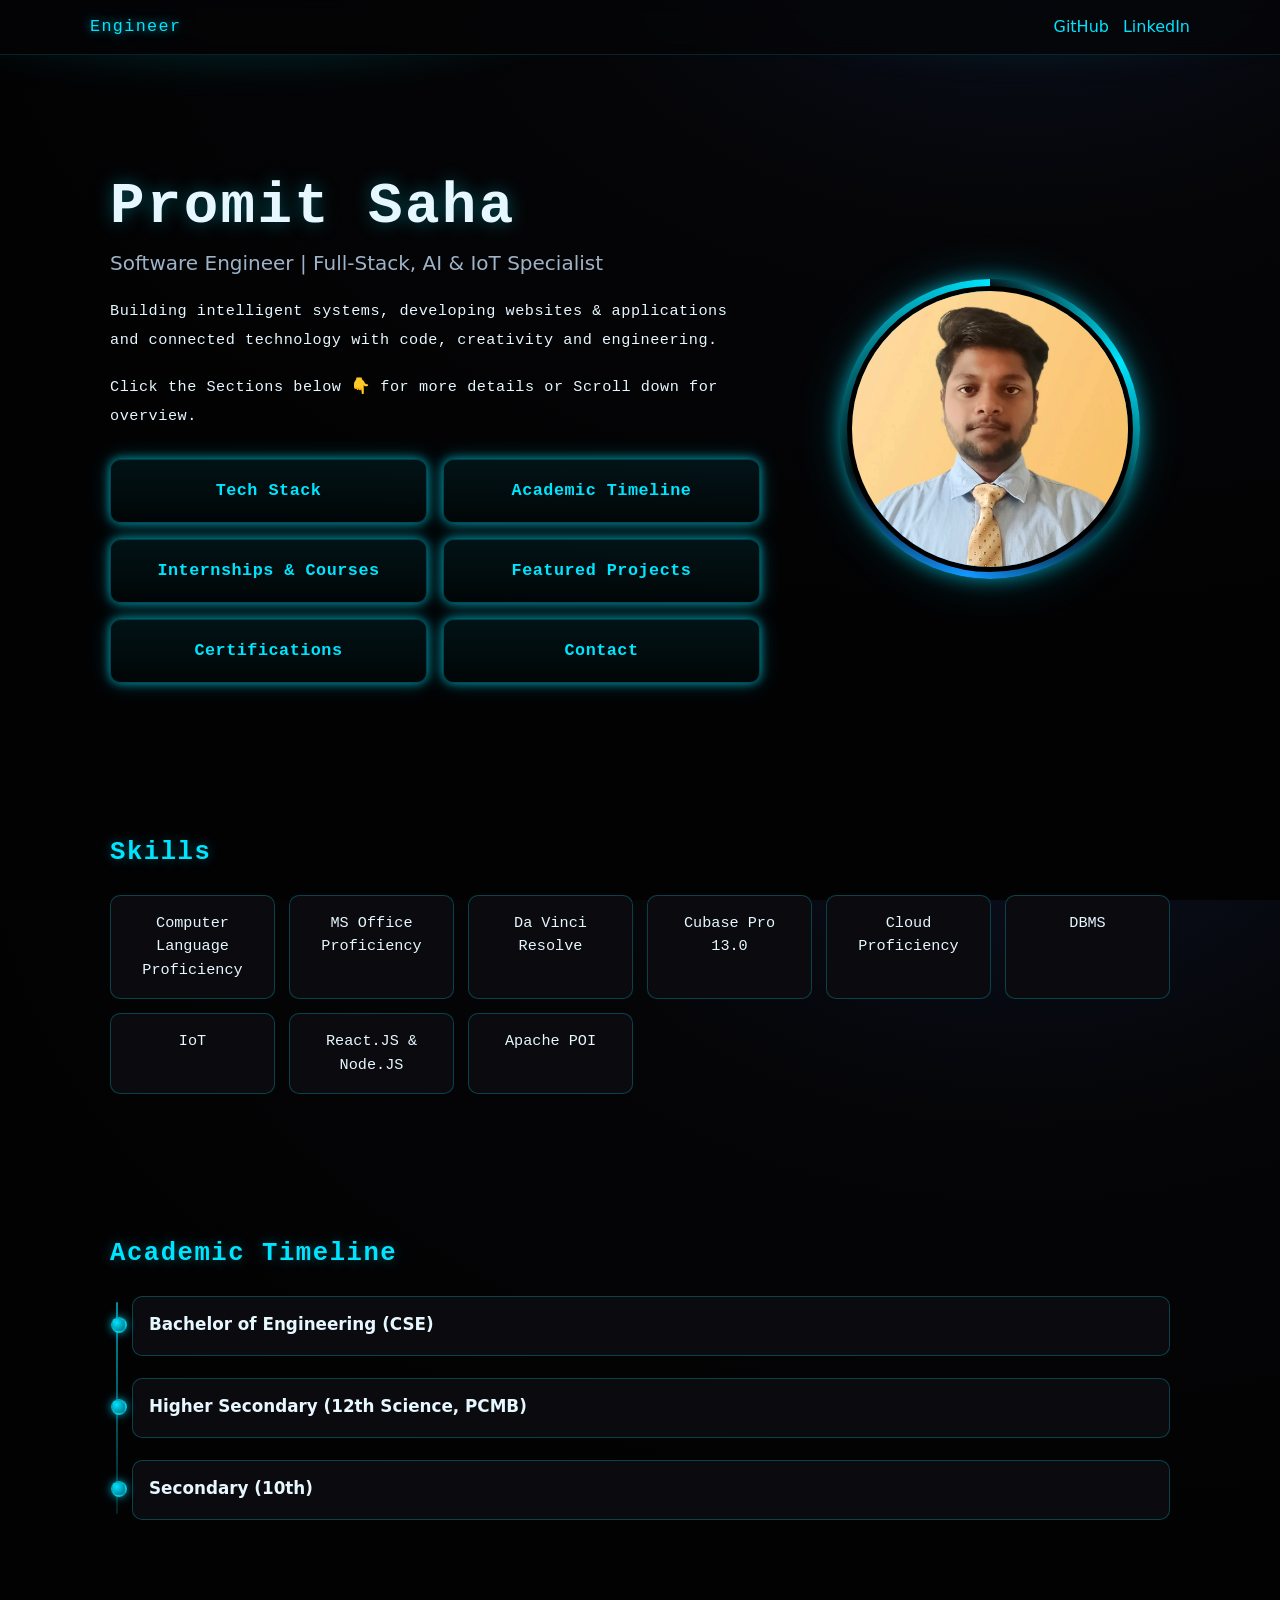
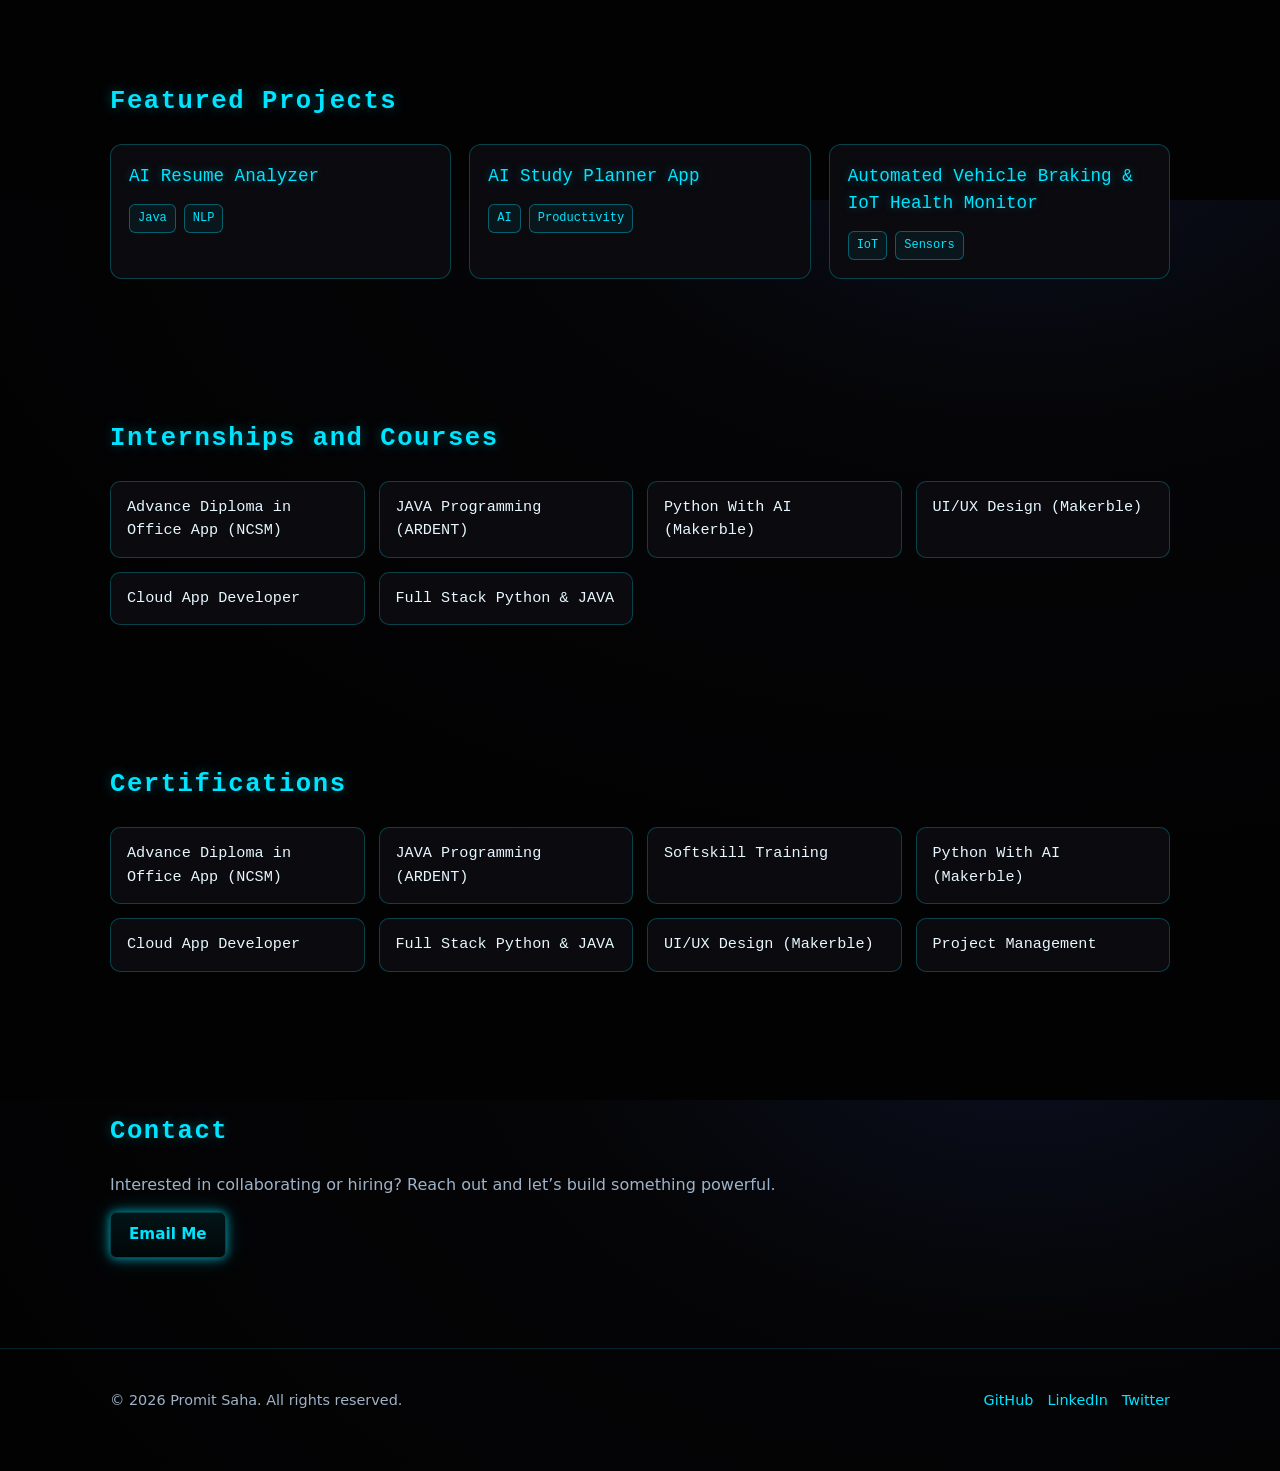
<file: index.html>
<!DOCTYPE html>
<html lang="en">
<head>
  <meta charset="UTF-8" />
  <title>Promit Saha — Software Engineer</title>
  <meta name="viewport" content="width=device-width, initial-scale=1" />
  <link rel="stylesheet" href="style.css?v=7" />
</head>
<body>
  <header>
    <div class="container nav">
      <div class="brand">Engineer </div>
      <div class="socials">
        <a href="https://github.com/ProleanMitrix" target="_blank" rel="noopener">GitHub</a>
        <a href="https://www.linkedin.com/in/promit-saha-55415b303" target="_blank" rel="noopener">LinkedIn</a>
      </div>
    </div>
  </header>

  <main>
    <section class="hero">
  <div class="container hero-layout">
    
    <div class="hero-content">
      <p class="terminal-line"></p>

      <h1 class="hero-title">Promit Saha</h1>

      <p class="hero-subtitle">
        Software Engineer | Full-Stack, AI & IoT Specialist
      </p>

      <p class="hero-description">
        Building intelligent systems, developing websites & applications and connected
        technology with code, creativity and engineering.
      </p>
      <p></p>
      <p class="hero-subdescription">
        Click the Sections below 👇 for more details or Scroll down for overview.
      </p>

      <div class="section-list">
        <a class="section-link" href="tech.html">Tech Stack</a>
        <a class="section-link" href="academics.html">Academic Timeline</a>
        <a class="section-link" href="intern.html">Internships & Courses</a>
        <a class="section-link" href="projects.html">Featured Projects</a>
        <a class="section-link" href="certifications.html">Certifications</a>
        <a class="section-link" href="contact.html">Contact</a>
      </div>
    </div>

    <div class="profile-visual">
      <div class="profile-ring">
        <img
          src="promit_profile.jpeg"
          alt="Promit Saha"
          class="profile-image"
        />
      </div>

    </div>

  </div>
</section>
    <!-- Tech Stack -->
    <section id="tech">
      <div class="container">
        <h2 class="section-title">Skills</h2>
        <div class="tech-grid">
          <div class="tech-card">Computer Language Proficiency</div>
          <div class="tech-card">MS Office Proficiency</div>
          <div class="tech-card">Da Vinci Resolve</div>
          <div class="tech-card">Cubase Pro 13.0</div>
          <div class="tech-card">Cloud Proficiency</div>
          <div class="tech-card">DBMS</div>
          <div class="tech-card">IoT</div>
          <div class="tech-card">React.JS & Node.JS</div>
          <div class="tech-card">Apache POI</div>
        </div>
      </div>
    </section>

    <!-- Academics -->
    <section id="academics">
      <div class="container">
        <h2 class="section-title">Academic Timeline</h2>
        <div class="timeline">
          <div class="timeline-item">
            <div class="timeline-title">Bachelor of Engineering (CSE)</div>
          </div>
          <div class="timeline-item">
            <div class="timeline-title">Higher Secondary (12th Science, PCMB)</div>
          </div>
          <div class="timeline-item">
            <div class="timeline-title">Secondary (10th)</div>
          </div>
        </div>
      </div>
    </section>

    <!-- Projects -->
    <section id="projects">
      <div class="container">
        <h2 class="section-title">Featured Projects</h2>
        <div class="projects-grid">

          <div class="project-card">
            <div class="project-title">AI Resume Analyzer</div>
            <div class="project-tags">
              <span class="tag">Java</span>
              <span class="tag">NLP</span>
            </div>
          </div>

          <div class="project-card">
            <div class="project-title">AI Study Planner App</div>
            <div class="project-tags">
              <span class="tag">AI</span>
              <span class="tag">Productivity</span>
            </div>
          </div>

          <div class="project-card">
            <div class="project-title">Automated Vehicle Braking & IoT Health Monitor</div>
            <div class="project-tags">
              <span class="tag">IoT</span>
              <span class="tag">Sensors</span>
            </div>
            </div>
          </div>
        </div>
      </div>
    </section>

    <!-- internship -->
    <section id="certifications">
      <div class="container">
        <h2 class="section-title">Internships and Courses</h2>
        <div class="cert-grid">
          <div class="cert-item">Advance Diploma in Office App (NCSM)</div>
          <div class="cert-item">JAVA Programming (ARDENT)</div>
          <div class="cert-item">Python With AI (Makerble)</div>
          <div class="cert-item">UI/UX Design (Makerble)</div>
          <div class="cert-item">Cloud App Developer</div>
          <div class="cert-item">Full Stack Python & JAVA</div>
        </div>
      </div>
    </section>

    <!-- Certifications -->
    <section id="certifications">
      <div class="container">
        <h2 class="section-title">Certifications</h2>
        <div class="cert-grid">
          <div class="cert-item">Advance Diploma in Office App (NCSM)</div>
          <div class="cert-item">JAVA Programming (ARDENT)</div>
          <div class="cert-item">Softskill Training</div>
          <div class="cert-item">Python With AI (Makerble)</div>
          <div class="cert-item">Cloud App Developer</div>
          <div class="cert-item">Full Stack Python & JAVA</div>
          <div class="cert-item">UI/UX Design (Makerble)</div>
          <div class="cert-item">Project Management</div>
        </div>
      </div>
    </section>

    <!-- Contact -->
    <section id="contact">
      <div class="container">
        <h2 class="section-title">Contact</h2>
        <p style="color: var(--muted); max-width: 680px;">
          Interested in collaborating or hiring? Reach out and let’s build something powerful.
        </p>
        <div style="margin-top: 14px;">
          <a class="btn" href="mailto:promitsaha1005@gmail.com">Email Me</a>
        </div>
      </div>
    </section>
  </main>

  <footer>
    <div class="container footer-content">
      <div>© 2026 Promit Saha. All rights reserved.</div>
      <div class="socials">
        <a href="https://github.com/ProleanMitrix" target="_blank" rel="noopener">GitHub</a>
        <a href="https://www.linkedin.com/in/promit-saha-55415b303" target="_blank" rel="noopener">LinkedIn</a>
        <a href="https://x.com/PromitKumarSah1" target="_blank" rel="noopener">Twitter</a>
      </div>
    </div>
  </footer>
</body>
</html>
</file>
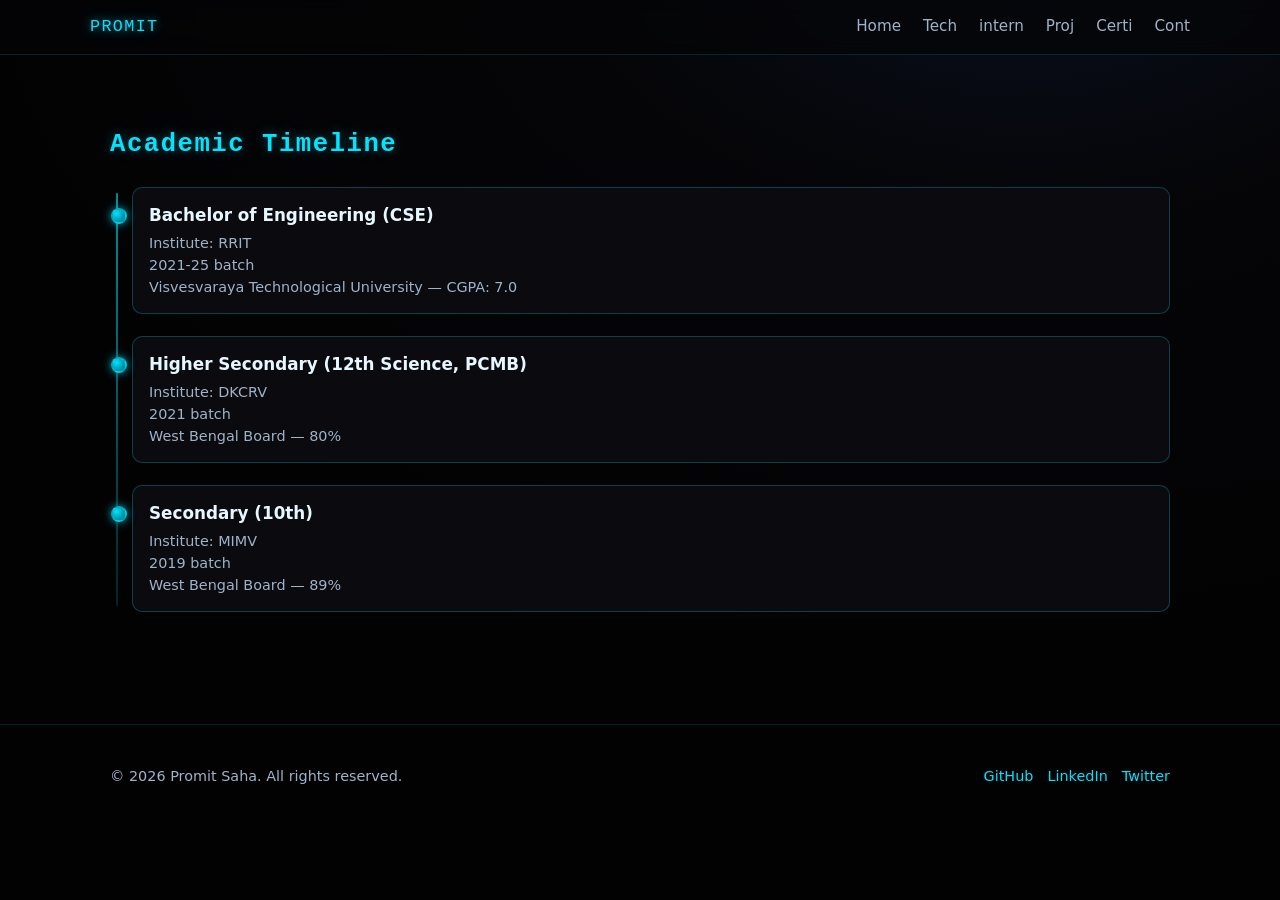
<file: academics.html>
<!DOCTYPE html>
<html lang="en">
<head>
  <meta charset="UTF-8" />
  <title>Academics — Promit Saha</title>
  <meta name="viewport" content="width=device-width, initial-scale=1" />
  <link rel="stylesheet" href="style.css?v=2" />
</head>
<body>
  <header>
    <div class="container nav">
      <div class="brand">PROMIT </div>
      <nav class="nav-links">
        <a href="index.html">Home</a>
        <a href="tech.html">Tech</a>
        <a href="intern.html">intern</a>
        <a href="projects.html">Proj</a>
        <a href="certifications.html">Certi</a>
        <a href="contact.html">Cont</a>
      </nav>
    </div>
  </header>

  <main>
    <section>
      <div class="container">
        <h2 class="section-title">Academic Timeline</h2>
        <div class="timeline">
          <div class="timeline-item">
            <div class="timeline-title">Bachelor of Engineering (CSE)</div>
            <div class="timeline-meta">Institute: RRIT</div>
            <div class="timeline-meta">2021-25 batch</div>
            <div class="timeline-meta">Visvesvaraya Technological University — CGPA: 7.0</div>
          </div>
          <div class="timeline-item">
            <div class="timeline-title">Higher Secondary (12th Science, PCMB)</div>
            <div class="timeline-meta">Institute: DKCRV</div>
            <div class="timeline-meta">2021 batch</div>
            <div class="timeline-meta">West Bengal Board — 80%</div>
          </div>
          <div class="timeline-item">
            <div class="timeline-title">Secondary (10th)</div>
            <div class="timeline-meta">Institute: MIMV</div>
            <div class="timeline-meta">2019 batch</div>
            <div class="timeline-meta">West Bengal Board — 89%</div>
          </div>
        </div>
      </div>
    </section>
  </main>

  <footer>
    <div class="container footer-content">
      <div>© 2026 Promit Saha. All rights reserved.</div>
      <div class="socials">
        <a href="https://github.com/ProleanMitrix" target="_blank" rel="noopener">GitHub</a>
        <a href="https://www.linkedin.com/in/promit-saha-55415b303" target="_blank" rel="noopener">LinkedIn</a>
        <a href="https://x.com/PromitKumarSah1" target="_blank" rel="noopener">Twitter</a>
      </div>
    </div>
  </footer>
</body>
</html>
</file>
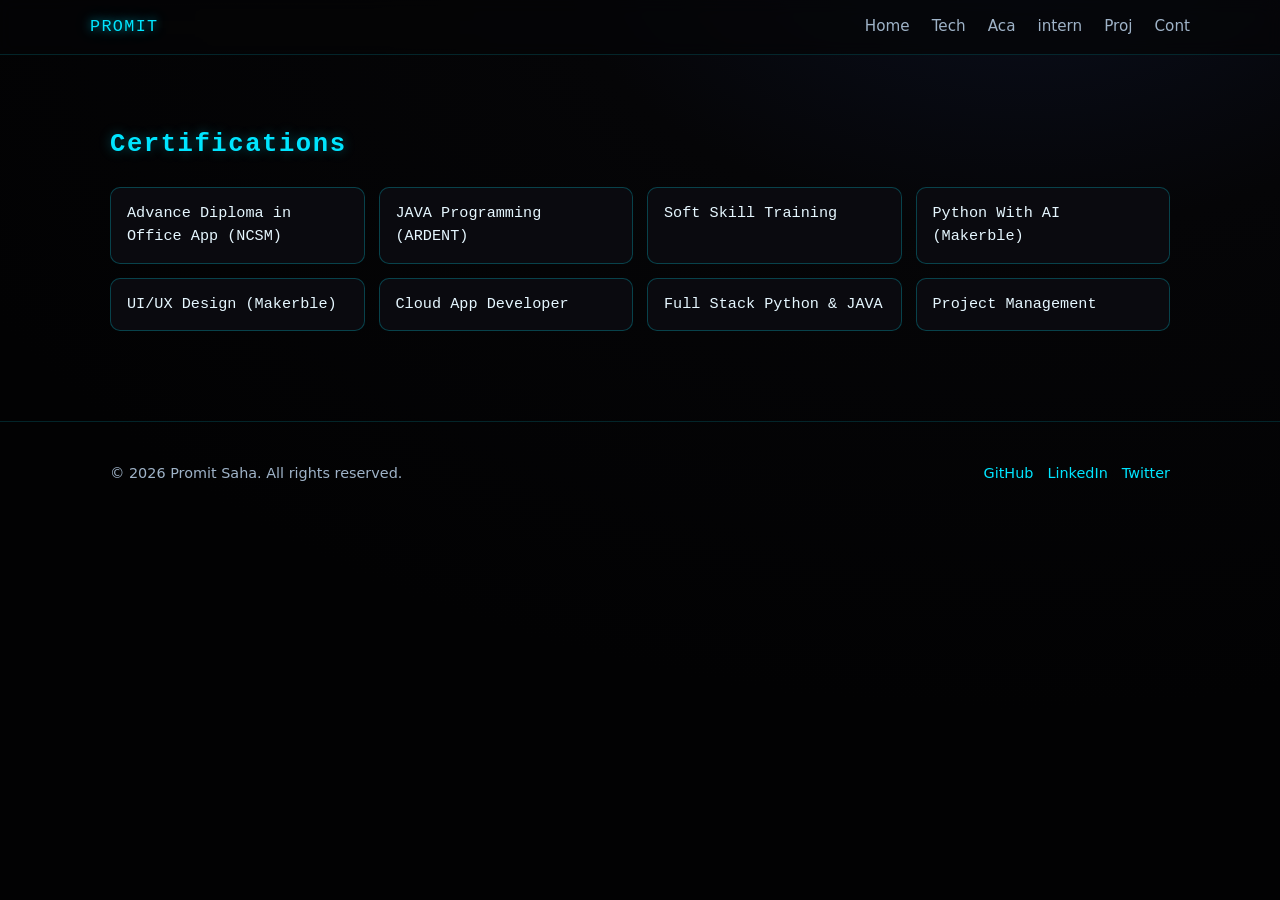
<file: certifications.html>
<!DOCTYPE html>
<html lang="en">
<head>
  <meta charset="UTF-8" />
  <title>Certifications — Promit Saha</title>
  <meta name="viewport" content="width=device-width, initial-scale=1" />
  <link rel="stylesheet" href="style.css?v=2" />
</head>
<body>
  <header>
    <div class="container nav">
      <div class="brand">PROMIT </div>
      <nav class="nav-links">
        <a href="index.html">Home</a>
        <a href="tech.html">Tech</a>
        <a href="academics.html">Aca</a>
        <a href="intern.html">intern</a>
        <a href="projects.html">Proj</a>
        <a href="contact.html">Cont</a>
      </nav>
    </div>
  </header>

  <main>
    <section>
      <div class="container">
        <h2 class="section-title">Certifications</h2>
        <div class="cert-grid">
          <div class="cert-item">Advance Diploma in Office App (NCSM)</div>
          <div class="cert-item">JAVA Programming (ARDENT)</div>
          <div class="cert-item">Soft Skill Training</div>
          <div class="cert-item">Python With AI (Makerble)</div>
          <div class="cert-item">UI/UX Design (Makerble)</div>
          <div class="cert-item">Cloud App Developer</div>
          <div class="cert-item">Full Stack Python & JAVA</div>
          <div class="cert-item">Project Management</div>
        </div>
      </div>
    </section>
  </main>

  <footer>
    <div class="container footer-content">
      <div>© 2026 Promit Saha. All rights reserved.</div>
      <div class="socials">
        <a href="https://github.com/ProleanMitrix" target="_blank" rel="noopener">GitHub</a>
        <a href="https://www.linkedin.com/in/promit-saha-55415b303" target="_blank" rel="noopener">LinkedIn</a>
        <a href="https://x.com/PromitKumarSah1" target="_blank" rel="noopener">Twitter</a>
      </div>
    </div>
  </footer>
</body>
</html>
</file>
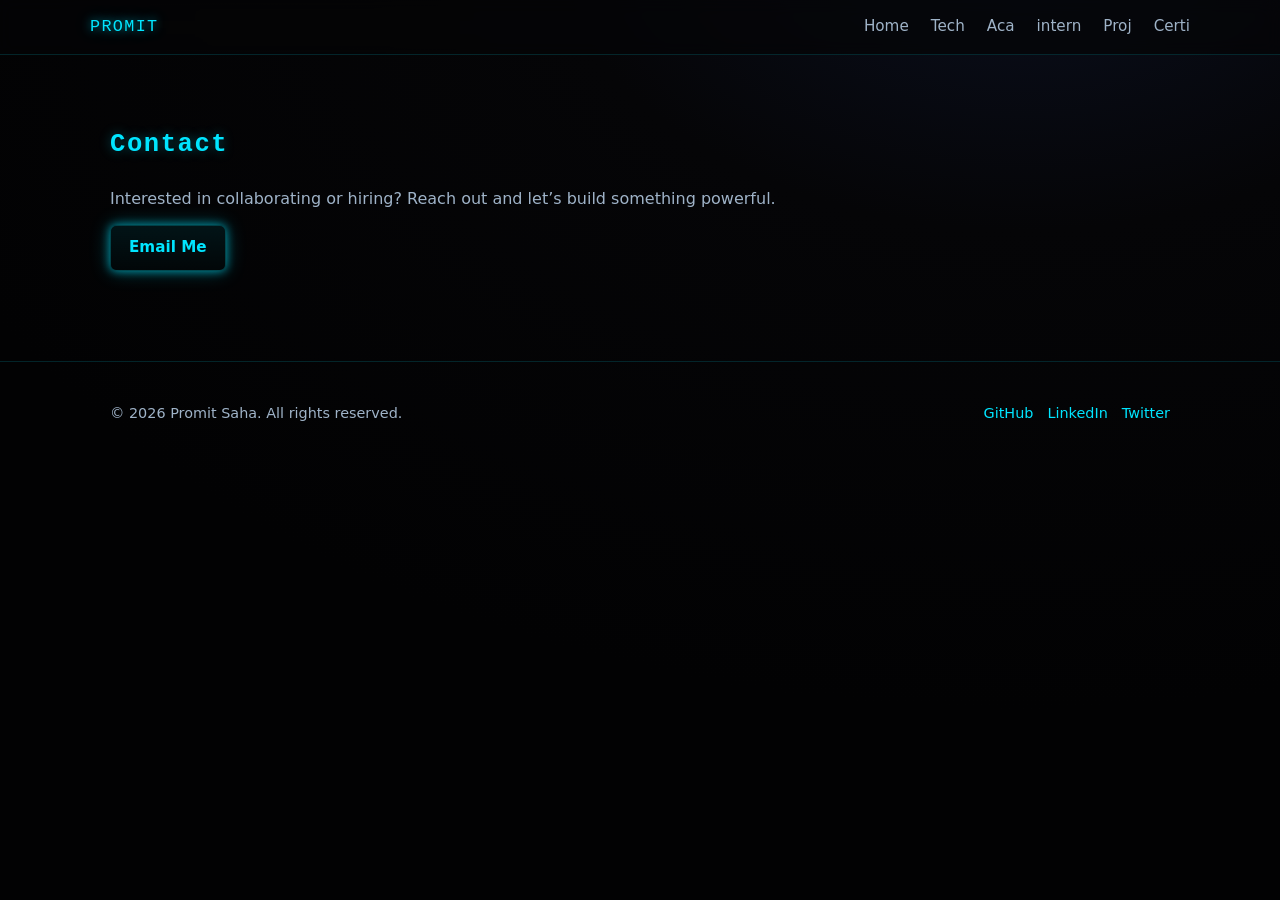
<file: contact.html>
<!DOCTYPE html>
<html lang="en">
<head>
  <meta charset="UTF-8" />
  <title>Contact — Promit Saha</title>
  <meta name="viewport" content="width=device-width, initial-scale=1" />
  <link rel="stylesheet" href="style.css?v=2" />
</head>
<body>
  <header>
    <div class="container nav">
      <div class="brand">PROMIT </div>
      <nav class="nav-links">
        <a href="index.html">Home</a>
        <a href="tech.html">Tech</a>
        <a href="academics.html">Aca</a>
        <a href="intern.html">intern</a>
        <a href="projects.html">Proj</a>
        <a href="certifications.html">Certi</a>
      </nav>
    </div>
  </header>

  <main>
    <section>
      <div class="container">
        <h2 class="section-title">Contact</h2>
        <p style="color: var(--muted); max-width: 680px;">
          Interested in collaborating or hiring? Reach out and let’s build something powerful.
        </p>
        <div style="margin-top: 14px;">
          <a class="btn" href="mailto:promitsaha1005@gmail.com">Email Me</a>
        </div>
      </div>
    </section>
  </main>

  <footer>
    <div class="container footer-content">
      <div>© 2026 Promit Saha. All rights reserved.</div>
      <div class="socials">
        <a href="https://github.com/ProleanMitrix" target="_blank" rel="noopener">GitHub</a>
        <a href="https://www.linkedin.com/in/promit-saha-55415b303" target="_blank" rel="noopener">LinkedIn</a>
        <a href="https://x.com/PromitKumarSah1" target="_blank" rel="noopener">Twitter</a>
      </div>
    </div>
  </footer>
</body>
</html>
</file>
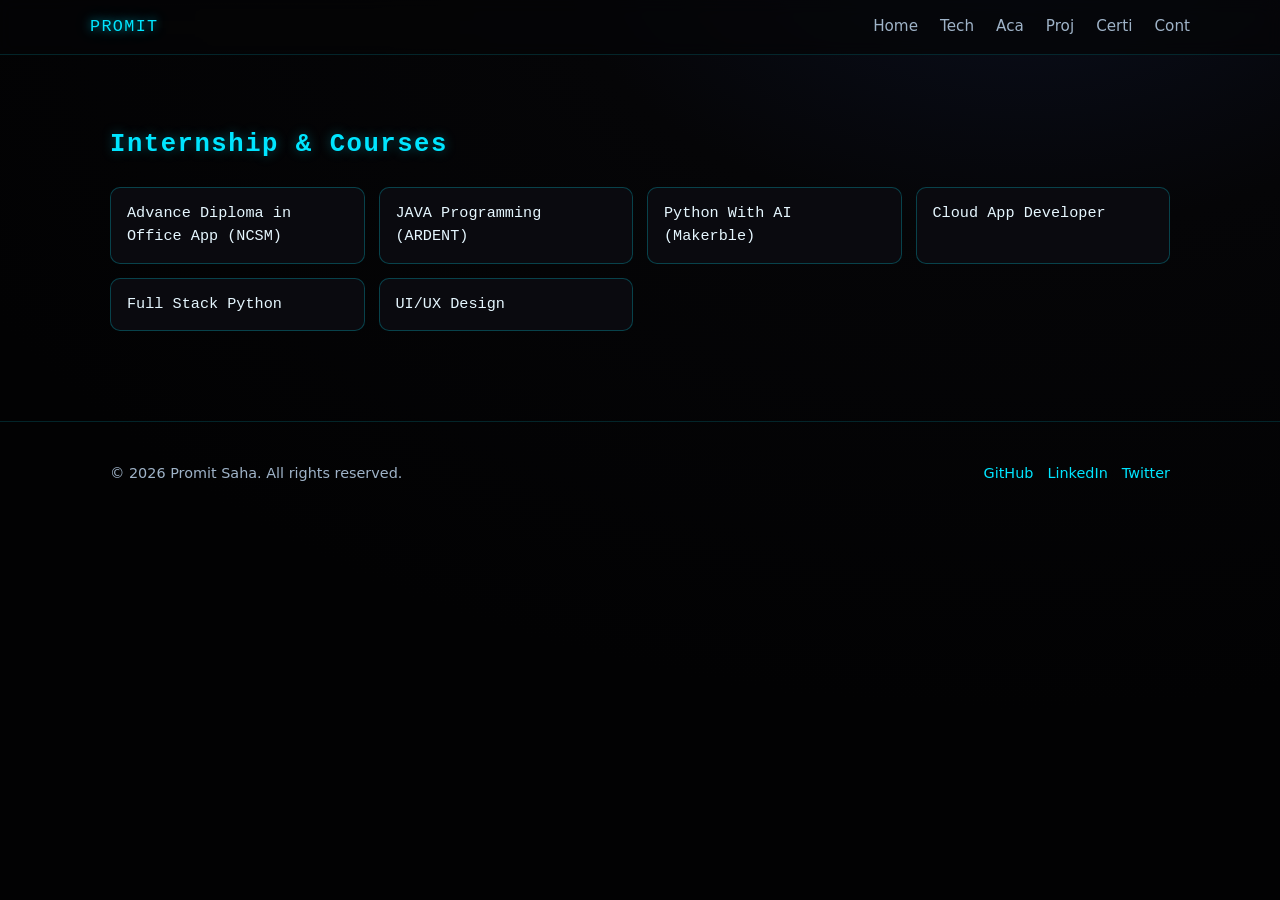
<file: intern.html>
<!DOCTYPE html>
<html lang="en">
<head>
  <meta charset="UTF-8" />
  <title>Certifications — Promit Saha</title>
  <meta name="viewport" content="width=device-width, initial-scale=1" />
  <link rel="stylesheet" href="style.css" />
</head>
<body>
  <header>
    <div class="container nav">
      <div class="brand">PROMIT </div>
      <nav class="nav-links">
        <a href="index.html">Home</a>
        <a href="tech.html">Tech</a>
        <a href="academics.html">Aca</a>
        <a href="projects.html">Proj</a>
        <a href="certifications.html">Certi</a>
        <a href="contact.html">Cont</a>
      </nav>
    </div>
  </header>

  <main>
    <section>
      <div class="container">
        <h2 class="section-title">Internship & Courses</h2>
        <div class="cert-grid">
          <div class="cert-item">Advance Diploma in Office App (NCSM)</div>
          <div class="cert-item">JAVA Programming (ARDENT)</div>
          <div class="cert-item">Python With AI (Makerble)</div>
          <div class="cert-item">Cloud App Developer</div>
          <div class="cert-item">Full Stack Python</div>
          <div class="cert-item">UI/UX Design</div>
        </div>
      </div>
    </section>
  </main>

  <footer>
    <div class="container footer-content">
      <div>© 2026 Promit Saha. All rights reserved.</div>
      <div class="socials">
        <a href="https://github.com/ProleanMitrix" target="_blank" rel="noopener">GitHub</a>
        <a href="https://www.linkedin.com/in/promit-saha-55415b303" target="_blank" rel="noopener">LinkedIn</a>
        <a href="https://x.com/PromitKumarSah1" target="_blank" rel="noopener">Twitter</a>
      </div>
    </div>
  </footer>
</body>
</html>
</file>
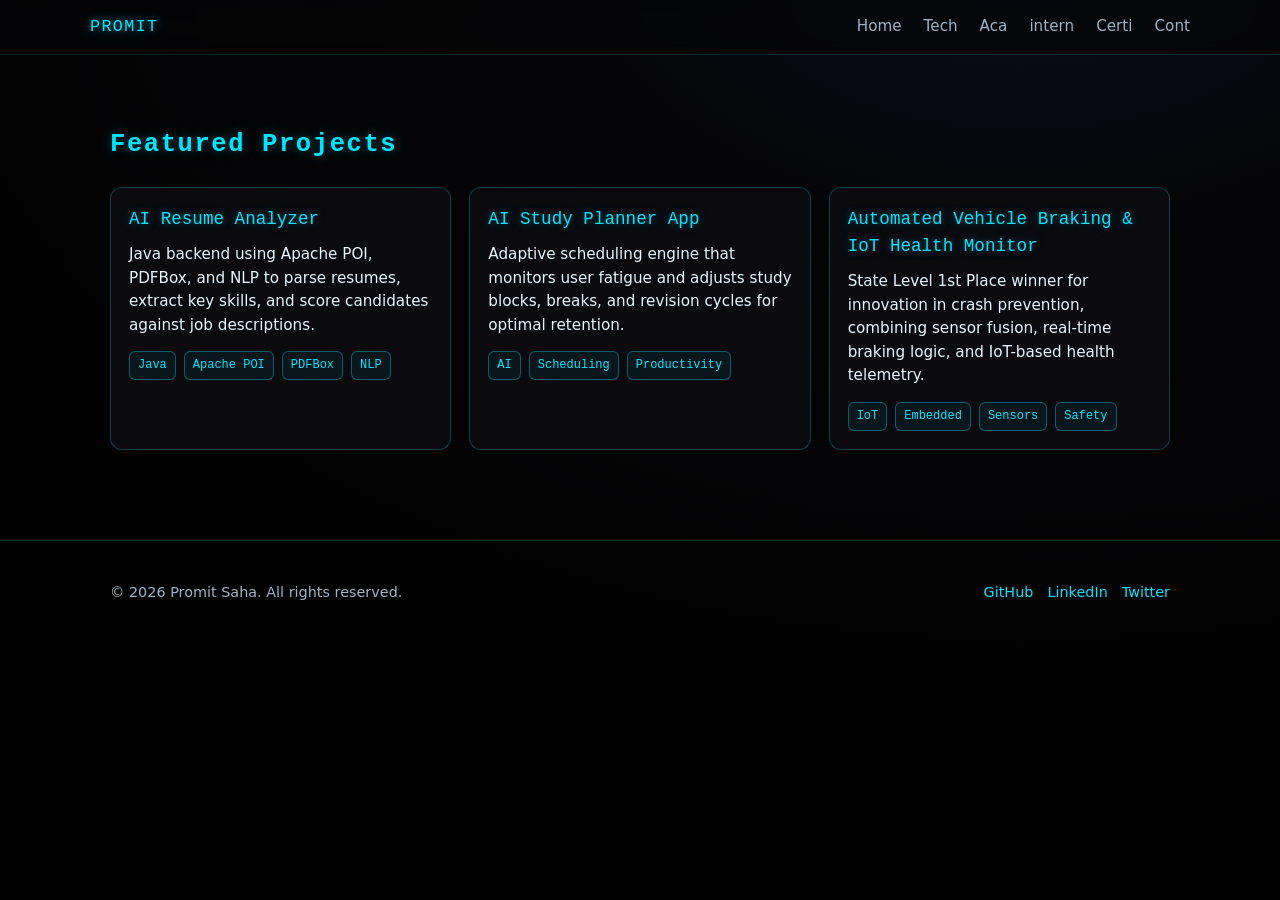
<file: projects.html>
<!DOCTYPE html>
<html lang="en">
<head>
  <meta charset="UTF-8" />
  <title>Projects — Promit Saha</title>
  <meta name="viewport" content="width=device-width, initial-scale=1" />
  <link rel="stylesheet" href="style.css?v=2" />
</head>
<body>
  <header>
    <div class="container nav">
      <div class="brand">PROMIT </div>
      <nav class="nav-links">
        <a href="index.html">Home</a>
        <a href="tech.html">Tech</a>
        <a href="academics.html">Aca</a>
        <a href="intern.html">intern</a>
        <a href="certifications.html">Certi</a>
        <a href="contact.html">Cont</a>
      </nav>
    </div>
  </header>

  <main>
    <section>
      <div class="container">
        <h2 class="section-title">Featured Projects</h2>
        <div class="projects-grid">
          <div class="project-card">
            <div class="project-title">AI Resume Analyzer</div>
            <div class="project-desc">
              Java backend using Apache POI, PDFBox, and NLP to parse resumes, extract key skills, and score candidates against job descriptions.
            </div>
            <div class="project-tags">
              <span class="tag">Java</span>
              <span class="tag">Apache POI</span>
              <span class="tag">PDFBox</span>
              <span class="tag">NLP</span>
            </div>
          </div>

          <div class="project-card">
            <div class="project-title">AI Study Planner App</div>
            <div class="project-desc">
              Adaptive scheduling engine that monitors user fatigue and adjusts study blocks, breaks, and revision cycles for optimal retention.
            </div>
            <div class="project-tags">
              <span class="tag">AI</span>
              <span class="tag">Scheduling</span>
              <span class="tag">Productivity</span>
            </div>
          </div>

          <div class="project-card">
            <div class="project-title">Automated Vehicle Braking & IoT Health Monitor</div>
            <div class="project-desc">
              State Level 1st Place winner for innovation in crash prevention, combining sensor fusion, real-time braking logic, and IoT-based health telemetry.
            </div>
            <div class="project-tags">
              <span class="tag">IoT</span>
              <span class="tag">Embedded</span>
              <span class="tag">Sensors</span>
              <span class="tag">Safety</span>
            </div>
          </div>
        </div>
      </div>
    </section>
  </main>

  <footer>
    <div class="container footer-content">
      <div>© 2026 Promit Saha. All rights reserved.</div>
      <div class="socials">
        <a href="https://github.com/ProleanMitrix" target="_blank" rel="noopener">GitHub</a>
        <a href="https://www.linkedin.com/in/promit-saha-55415b303" target="_blank" rel="noopener">LinkedIn</a>
        <a href="https://x.com/PromitKumarSah1" target="_blank" rel="noopener">Twitter</a>
      </div>
    </div>
  </footer>
</body>
</html>
</file>
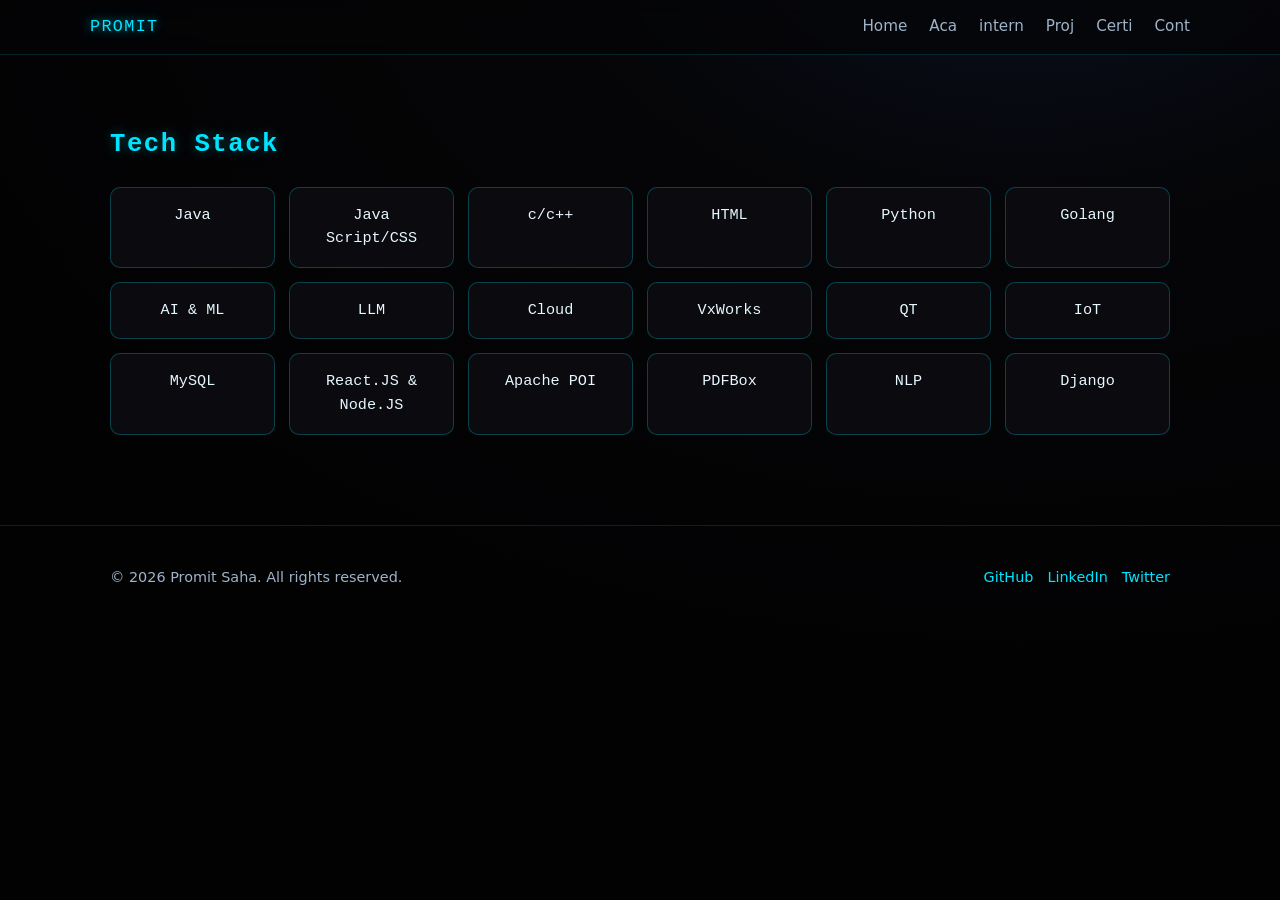
<file: tech.html>
<!DOCTYPE html>
<html lang="en">
<head>
  <meta charset="UTF-8" />
  <title>Tech Stack — Promit Saha</title>
  <meta name="viewport" content="width=device-width, initial-scale=1" />
  <link rel="stylesheet" href="style.css?v=2" />
</head>
<body>
  <header>
    <div class="container nav">
      <div class="brand">PROMIT </div>
      <nav class="nav-links">
        <a href="index.html">Home</a>
        <a href="academics.html">Aca</a>
        <a href="intern.html">intern</a>
        <a href="projects.html">Proj</a>
        <a href="certifications.html">Certi</a>
        <a href="contact.html">Cont</a>
      </nav>
    </div>
  </header>

  <main>
    <section>
      <div class="container">
        <h2 class="section-title">Tech Stack</h2>
        <div class="tech-grid">
          <div class="tech-card">Java</div>
          <div class="tech-card">Java Script/CSS</div>
          <div class="tech-card">c/c++</div>
          <div class="tech-card">HTML</div>
          <div class="tech-card">Python</div>
          <div class="tech-card">Golang</div>
          <div class="tech-card">AI & ML</div>
          <div class="tech-card">LLM</div>
          <div class="tech-card">Cloud</div>
          <div class="tech-card">VxWorks</div>
          <div class="tech-card">QT</div>
          <div class="tech-card">IoT</div>
          <div class="tech-card">MySQL</div>
          <div class="tech-card">React.JS & Node.JS</div>
          <div class="tech-card">Apache POI</div>
          <div class="tech-card">PDFBox</div>
          <div class="tech-card">NLP</div>
          <div class="tech-card">Django</div>
        </div>
      </div>
    </section>
  </main>

  <footer>
    <div class="container footer-content">
      <div>© 2026 Promit Saha. All rights reserved.</div>
      <div class="socials">
        <a href="https://github.com/ProleanMitrix" target="_blank" rel="noopener">GitHub</a>
        <a href="https://www.linkedin.com/in/promit-saha-55415b303" target="_blank" rel="noopener">LinkedIn</a>
        <a href="https://x.com/PromitKumarSah1" target="_blank" rel="noopener">Twitter</a>
      </div>
    </div>
  </footer>
</body>
</html>
</file>
<file: style.css>
:root {
  --bg: #050507;
  --bg-panel: #0a0a0f;
  --text: #e6f7ff;
  --muted: #9fb3c8;
  --accent: #00e5ff;
  --glow: 0 0 10px rgba(0, 229, 255, 0.6), 0 0 20px rgba(0, 229, 255, 0.3);
  --border: 1px solid rgba(0, 229, 255, 0.25);
  --font-mono: "Fira Code", "JetBrains Mono", "Consolas", "Courier New", monospace;
  --font-sans: system-ui, -apple-system, BlinkMacSystemFont, "Segoe UI", Roboto, "Helvetica Neue", Arial, sans-serif;
}

* {
  box-sizing: border-box;
  margin: 0;
  padding: 0;
}

html, body {
  height: 100%;
  background: radial-gradient(1200px 800px at 80% -10%, #0b1020 0%, #050507 40%, #020203 100%);
  color: var(--text);
  font-family: var(--font-sans);
  line-height: 1.55;
}

a {
  color: var(--accent);
  text-decoration: none;
}

a:hover {
  text-decoration: underline;
}

.container {
  max-width: 1100px;
  margin: 0 auto;
  padding: 0 20px;
}

/* Header & Nav */
header {
  position: sticky;
  top: 0;
  z-index: 50;
  background: rgba(5, 5, 7, 0.7);
  backdrop-filter: blur(8px);
  border-bottom: 1px solid rgba(0, 229, 255, 0.15);
}

.nav {
  display: flex;
  align-items: center;
  justify-content: space-between;
  padding: 14px 0;
}

.brand {
  font-family: var(--font-mono);
  font-size: 1.05rem;
  letter-spacing: 0.08em;
  color: var(--accent);
  text-shadow: var(--glow);
}

.nav-links {
  display: flex;
  gap: 22px;
  font-size: 0.95rem;
}

.nav-links a {
  color: var(--muted);
  cursor: pointer;
}

.nav-links a:hover {
  color: var(--accent);
  text-decoration: none;
}

/* Hero (Home page) */
.hero {
  position: relative;
  padding: 120px 0 80px;
  overflow: hidden;
}

.hero::before {
  content: "";
  position: absolute;
  inset: -40px -20px auto -20px;
  height: 220px;
  background:
    radial-gradient(600px 120px at 20% 0%, rgba(0, 229, 255, 0.18), transparent 60%),
    radial-gradient(500px 100px at 80% 0%, rgba(0, 153, 170, 0.15), transparent 60%);
  filter: blur(10px);
  pointer-events: none;
}

.hero-title {
  font-family: var(--font-mono);
  font-size: clamp(2.2rem, 5vw, 3.6rem);
  line-height: 1.1;
  letter-spacing: 0.04em;
  margin-bottom: 10px;
  text-shadow: 0 0 18px rgba(0, 229, 255, 0.35);
}

.hero-subtitle {
  font-size: clamp(1rem, 2.2vw, 1.25rem);
  color: var(--muted);
  max-width: 720px;
  margin-bottom: 28px;
}

.hero {
  position: relative;
  padding: 120px 0 80px;
  overflow: hidden;
}

.hero::before {
  content: "";
  position: absolute;
  inset: -40px -20px auto -20px;
  height: 220px;
  background:
    radial-gradient(600px 120px at 20% 0%, rgba(0, 229, 255, 0.18), transparent 60%),
    radial-gradient(500px 100px at 80% 0%, rgba(0, 153, 170, 0.15), transparent 60%);
  filter: blur(10px);
  pointer-events: none;
}

.hero-title {
  font-family: var(--font-mono);
  font-size: clamp(2.2rem, 5vw, 3.6rem);
  line-height: 1.1;
  letter-spacing: 0.04em;
  margin-bottom: 10px;
  text-shadow: 0 0 18px rgba(0, 229, 255, 0.35);
}

.hero-subtitle {
  font-size: clamp(1rem, 2.2vw, 1.25rem);
  color: var(--muted);
  max-width: 720px;
  margin-bottom: 28px;
}

/* Home hero with profile photo */
.hero-layout {
  display: grid;
  grid-template-columns: minmax(0, 1fr) minmax(260px, 360px);
  align-items: center;
  gap: 50px;
  position: relative;
  z-index: 1;
}

.hero-content {
  min-width: 0;
}

.hero-description {
  max-width: 650px;
  margin: -10px 0 28px;

  font-family: "Audiowide", monospace;
  font-size: 0.95rem;
  line-height: 1.9;
  letter-spacing: 0.035em;
}

.hero-description::before {
  content: "";
  display: block;
  margin-bottom: 12px;

  font-family: "Press Start 2P", monospace;
  font-size: 0.5rem;
  line-height: 1.8;
  letter-spacing: 0.04em;
}

.hero-subdescription {
  max-width: 650px;
  margin: -10px 0 28px;
  
  font-family: "Courier New", monospace;
  font-size: 0.95rem;
  line-height: 1.9;
  letter-spacing: 0.035em;

}

.hero-subdescription::before {
  content: "";
  display: block;
  margin-bottom: 12px;

  font-family: "Courier New", monospace;
  font-size: 0.5rem;
  line-height: 1.8;
  letter-spacing: 0.04em;
}

.profile-visual {
  display: flex;
  flex-direction: column;
  align-items: center;
  justify-content: center;
  gap: 18px;
}

.profile-ring {
  width: min(300px, 72vw);
  height: min(300px, 72vw);
  aspect-ratio: 1 / 1;
  flex: 0 0 auto;
  padding: 7px;
  overflow: hidden;
  border-radius: 50%;

  background: conic-gradient(
    from 0deg,
    transparent,
    var(--accent),
    transparent 35%,
    #168bff,
    transparent 70%,
    var(--accent)
  );

  box-shadow:
    0 0 18px rgba(0, 229, 255, 0.55),
    0 0 45px rgba(0, 229, 255, 0.22),
    inset 0 0 15px rgba(0, 229, 255, 0.35);

  animation: rotate-ring 9s linear infinite;
}

.profile-image {
  display: block;
  width: 100%;
  height: 100%;
  min-width: 0;
  min-height: 0;
  object-fit: cover;
  object-position: center;
  overflow: hidden;
  border: 5px solid #050507;
  border-radius: 50%;
  filter: contrast(1.05) saturate(1.05);

  animation: counter-rotate-image 9s linear infinite;
}

@keyframes rotate-ring {
  from {
    transform: rotate(0deg);
  }

  to {
    transform: rotate(360deg);
  }
}

@keyframes counter-rotate-image {
  from {
    transform: rotate(0deg);
  }

  to {
    transform: rotate(-360deg);
  }
}

.section-list {
  display: grid;
  grid-template-columns: repeat(auto-fit, minmax(220px, 1fr));
  gap: 16px;
  margin-top: 10px;
}

.section-link {
  display: block;
  padding: 18px 16px;
  border-radius: 10px;
  border: var(--border);

  background: linear-gradient(
    180deg,
    rgba(0, 229, 255, 0.08),
    rgba(0, 229, 255, 0.02)
  );

  color: var(--accent);
  font-family: var(--font-mono);
  font-size: 1.05rem;
  font-weight: 600;
  letter-spacing: 0.03em;
  text-align: center;

  box-shadow: var(--glow);

  transition:
    transform 0.18s ease,
    box-shadow 0.18s ease,
    background 0.18s ease;
}


/* Cyan shine travelling across the button */
.section-link::before {
  content: "";
  position: absolute;
  top: 0;
  left: -130%;
  width: 70%;
  height: 100%;
  transform: skewX(-22deg);
  background: linear-gradient(
    90deg,
    transparent,
    rgba(255, 255, 255, 0.34),
    transparent
  );
  transition: left 0.55s ease;
}


.section-link:hover {
  transform: translateY (-5px);
  background: linear-gradient(
    180deg,
    rgba(0, 229, 255, 0.14),
    rgba(0, 229, 255, 0.04)
  );

  box-shadow:
    0 0 16px rgba(0, 229, 255, 0.8),
    0 0 28px rgba(0, 229, 255, 0.45);

  text-decoration: none;
}

.section-link:hover::before {
  left: 145%;
}

.section-link:active {
  transform: translateY(0);
}
/* Generic section styling */
section {
  padding: 70px 0;
}

.section-title {
  font-family: var(--font-mono);
  font-size: 1.6rem;
  letter-spacing: 0.06em;
  margin-bottom: 22px;
  color: var(--accent);
  text-shadow: 0 0 12px rgba(0, 229, 255, 0.35);
}

/* Tech Stack */
.tech-grid {
  display: grid;
  grid-template-columns: repeat(auto-fit, minmax(140px, 1fr));
  gap: 14px;
}

.tech-card {
  background: var(--bg-panel);
  border: var(--border);
  border-radius: 10px;
  padding: 16px 14px;
  text-align: center;
  font-family: var(--font-mono);
  font-size: 0.95rem;
  color: var(--text);
  transition: transform 0.18s ease, box-shadow 0.18s ease, border-color 0.18s ease;
}

.tech-card:hover {
  transform: translateY(-2px);
  border-color: rgba(0, 229, 255, 0.6);
  box-shadow: 0 0 14px rgba(0, 229, 255, 0.5), 0 0 26px rgba(0, 229, 255, 0.25);
}

/* Academic Timeline */
.timeline {
  position: relative;
  padding-left: 22px;
}

.timeline::before {
  content: "";
  position: absolute;
  left: 6px;
  top: 6px;
  bottom: 6px;
  width: 2px;
  background: linear-gradient(180deg, rgba(0, 229, 255, 0.6), rgba(0, 229, 255, 0.15));
  border-radius: 2px;
}

.timeline-item {
  position: relative;
  margin-bottom: 22px;
  padding: 14px 16px;
  background: var(--bg-panel);
  border: var(--border);
  border-radius: 10px;
}

.timeline-item::before {
  content: "";
  position: absolute;
  left: -22px;
  top: 20px;
  width: 12px;
  height: 12px;
  border-radius: 50%;
  background: radial-gradient(circle at 30% 30%, #00e5ff, #006677);
  box-shadow: 0 0 10px rgba(0, 229, 255, 0.7);
  border: 2px solid rgba(0, 229, 255, 0.35);
}

.timeline-title {
  font-weight: 700;
  font-size: 1.05rem;
  margin-bottom: 4px;
}

.timeline-meta {
  font-size: 0.9rem;
  color: var(--muted);
}

/* Projects */
.projects-grid {
  display: grid;
  grid-template-columns: repeat(auto-fit, minmax(260px, 1fr));
  gap: 18px;
}

.project-card {
  background: var(--bg-panel);
  border: var(--border);
  border-radius: 12px;
  padding: 18px;
  display: flex;
  flex-direction: column;
  gap: 10px;
  transition: transform 0.18s ease, box-shadow 0.18s ease, border-color 0.18s ease;
}

.project-card:hover {
  transform: translateY(-2px);
  border-color: rgba(0, 229, 255, 0.6);
  box-shadow: 0 0 14px rgba(0, 229, 255, 0.5), 0 0 26px rgba(0, 229, 255, 0.25);
}

.project-title {
  font-family: var(--font-mono);
  font-size: 1.1rem;
  color: var(--accent);
  text-shadow: 0 0 10px rgba(0, 229, 255, 0.35);
}

.project-desc {
  font-size: 0.95rem;
  color: var(--text);
}

.project-tags {
  display: flex;
  gap: 8px;
  flex-wrap: wrap;
  margin-top: 4px;
}

.tag {
  font-family: var(--font-mono);
  font-size: 0.75rem;
  padding: 4px 8px;
  border-radius: 6px;
  border: 1px solid rgba(0, 229, 255, 0.35);
  color: var(--accent);
  background: rgba(0, 229, 255, 0.06);
}

/* Certifications */
.cert-grid {
  display: grid;
  grid-template-columns: repeat(auto-fit, minmax(220px, 1fr));
  gap: 14px;
}

.cert-item {
  background: var(--bg-panel);
  border: var(--border);
  border-radius: 10px;
  padding: 14px 16px;
  font-family: var(--font-mono);
  font-size: 0.95rem;
  color: var(--text);
  transition: transform 0.18s ease, box-shadow 0.18s ease, border-color 0.18s ease;
}

.cert-item:hover {
  transform: translateY(-2px);
  border-color: rgba(0, 229, 255, 0.6);
  box-shadow: 0 0 14px rgba(0, 229, 255, 0.5), 0 0 26px rgba(0, 229, 255, 0.25);
}

/* Contact button */
.btn {
  display: inline-block;
  padding: 10px 18px;
  border-radius: 6px;
  font-weight: 600;
  font-size: 0.95rem;
  border: var(--border);
  background: linear-gradient(180deg, rgba(0, 229, 255, 0.08), rgba(0, 229, 255, 0.02));
  color: var(--accent);
  box-shadow: var(--glow);
  transition: transform 0.18s ease, box-shadow 0.18s ease, background 0.18s ease;
}

.btn:hover {
  transform: translateY(-1px);
  box-shadow: 0 0 16px rgba(0, 229, 255, 0.8), 0 0 28px rgba(0, 229, 255, 0.45);
  background: linear-gradient(180deg, rgba(0, 229, 255, 0.14), rgba(0, 229, 255, 0.04));
  text-decoration: none;
}

/* Footer */
footer {
  padding: 40px 0 60px;
  border-top: 1px solid rgba(0, 229, 255, 0.15);
  margin-top: 20px;
  color: var(--muted);
  font-size: 0.9rem;
}

.footer-content {
  display: flex;
  justify-content: space-between;
  align-items: center;
  gap: 16px;
  flex-wrap: wrap;
}

.socials {
  display: flex;
  gap: 14px;
}

.socials a {
  color: var(--accent);
}

/* Responsive */
@media (max-width: 640px) {
  .nav-links {
    gap: 14px;
    font-size: 0.85rem;
  }

  .hero {
    padding-top: 90px;
  }

  .hero-cta {
    flex-direction: column;
    align-items: stretch;
  }

  .btn {
    text-align: center;
  }
}

/* Tablet and mobile layout */
@media (max-width: 800px) {
  .hero-layout {
    grid-template-columns: 1fr;
    gap: 38px;
    text-align: center;
  }

  .hero-content {
    display: flex;
    flex-direction: column;
    align-items: center;
  }

  .hero-subtitle,
  .hero-description {
    margin-left: auto;
    margin-right: auto;
  }

  .hero-description::before {
    font-size: 0.45rem;;
  }

  .section-list {
    width: 100%;
  }

  .profile-visual {
    order: -1;
  }

  .profile-ring {
  width: min(240px, 64vw);
  height: min(240px, 64vw);
  aspect-ratio: 1 / 1;
}
}

@media (prefers-reduced-motion: reduce) {
  .profile-ring,
  .profile-image {
    animation: none;
  }
}

@media (max-width: 640px) {
  .container {
    padding-left: 20px;
    padding-right: 20px;
  }

  .hero-content {
    width: 100%;
    padding-left: 8px;
    padding-right: 8px;
  }

  .hero-description {
    width: 100%;
    max-width: 100%;
    padding: 0 6px;
    margin-left: auto;
    margin-right: auto;

    font-size: 0.78rem;
    line-height: 1.9;
    overflow-wrap: break-word;
    word-break: normal;
  }

  .hero-description::before {
    font-size: 0.42rem;
    line-height: 1.9;
  }
}
</file>
